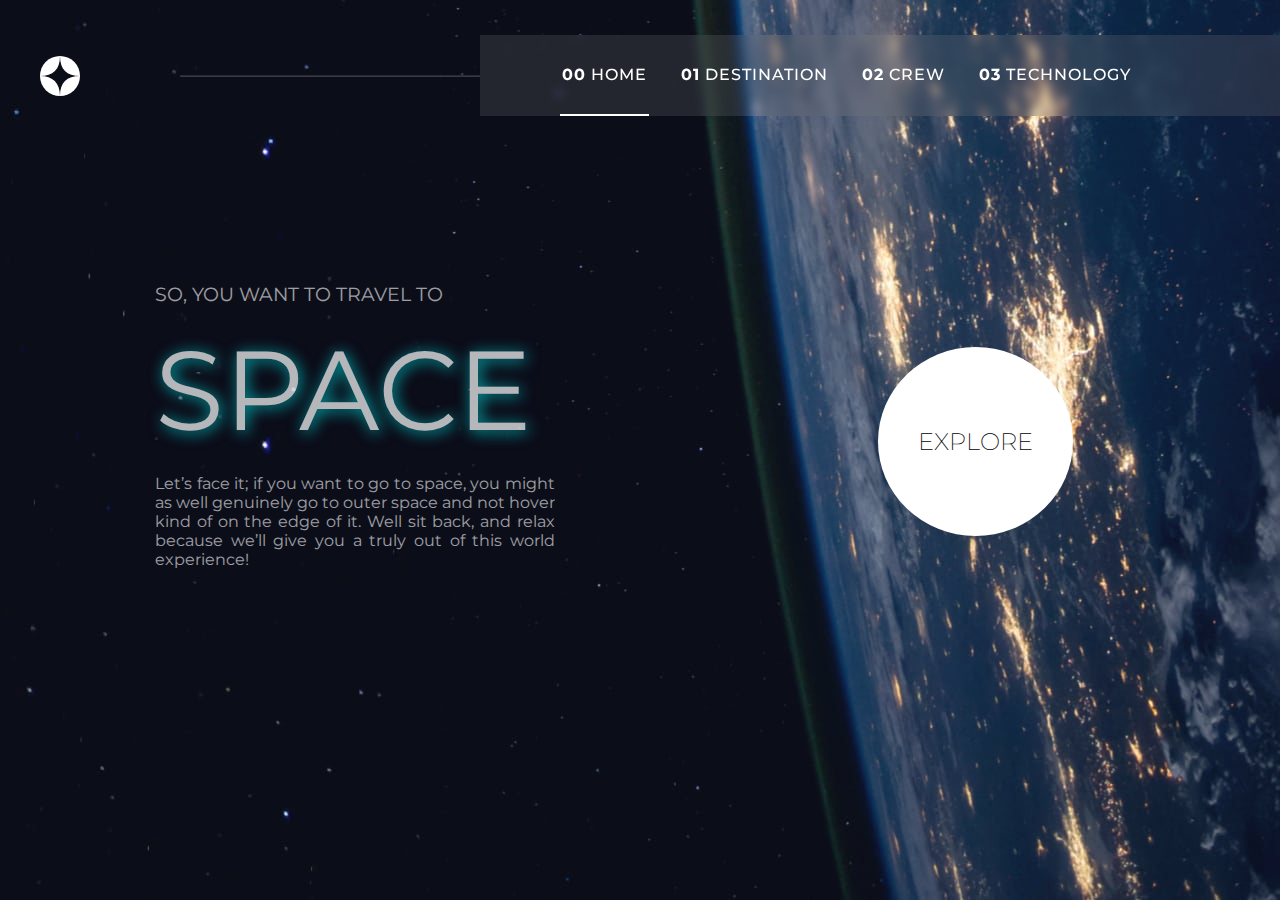
<file: index.html>
<!DOCTYPE html>
<html lang="en">
<head>
  <meta charset="UTF-8">
  <meta name="viewport" content="width=device-width, initial-scale=1.0">
  <link rel="stylesheet" href="styles/stylehome.css">

  <link rel="preconnect" href="https://fonts.googleapis.com">
  <link rel="preconnect" href="https://fonts.gstatic.com" crossorigin>
  <link href="https://fonts.googleapis.com/css2?family=Montserrat:ital,wght@0,100..900;1,100..900&display=swap" rel="stylesheet">

  <link rel="icon" type="image/png" sizes="32x32" href="assets/favicon-32x32.png">
  
  <title>Frontend Mentor | Space tourism website</title>

</head>
<body>
  <header>
    <div class="img-logo">
     <img clas="image-logo" src="assets/shared/logo.svg" height="40px" alt="">

    </div>
    <hr>
    <nav class="navegacao">
      <ul>
        <li><a class="border" href="#"><strong>00</strong> Home</a></li>
        <li><a href="destination-mars.html"><strong>01</strong> Destination</a></li>
        <li><a href="#"><strong>02</strong> Crew</a></li>
        <li><a href="#"><strong>03</strong> Technology</a></li>
      </ul>
    </nav>
  </header>
  <main>

    <section class="conteudo">
      <div class="container">

        <div class="left">
          <h3> So, you want to travel to</h3>
          <h1>Space</h1>
          <p> Let’s face it; if you want to go to space, you might as well genuinely go to 
            outer space and not hover kind of on the edge of it. Well sit back, and relax 
            because we’ll give you a truly out of this world experience!</p>
        </div>

        <div class="right">
          <div class="text">
            <h2>Explore</h2>
          </div>
          
        </div>
      </div>

    </section>

  </main>

</body>
</html>
</file>
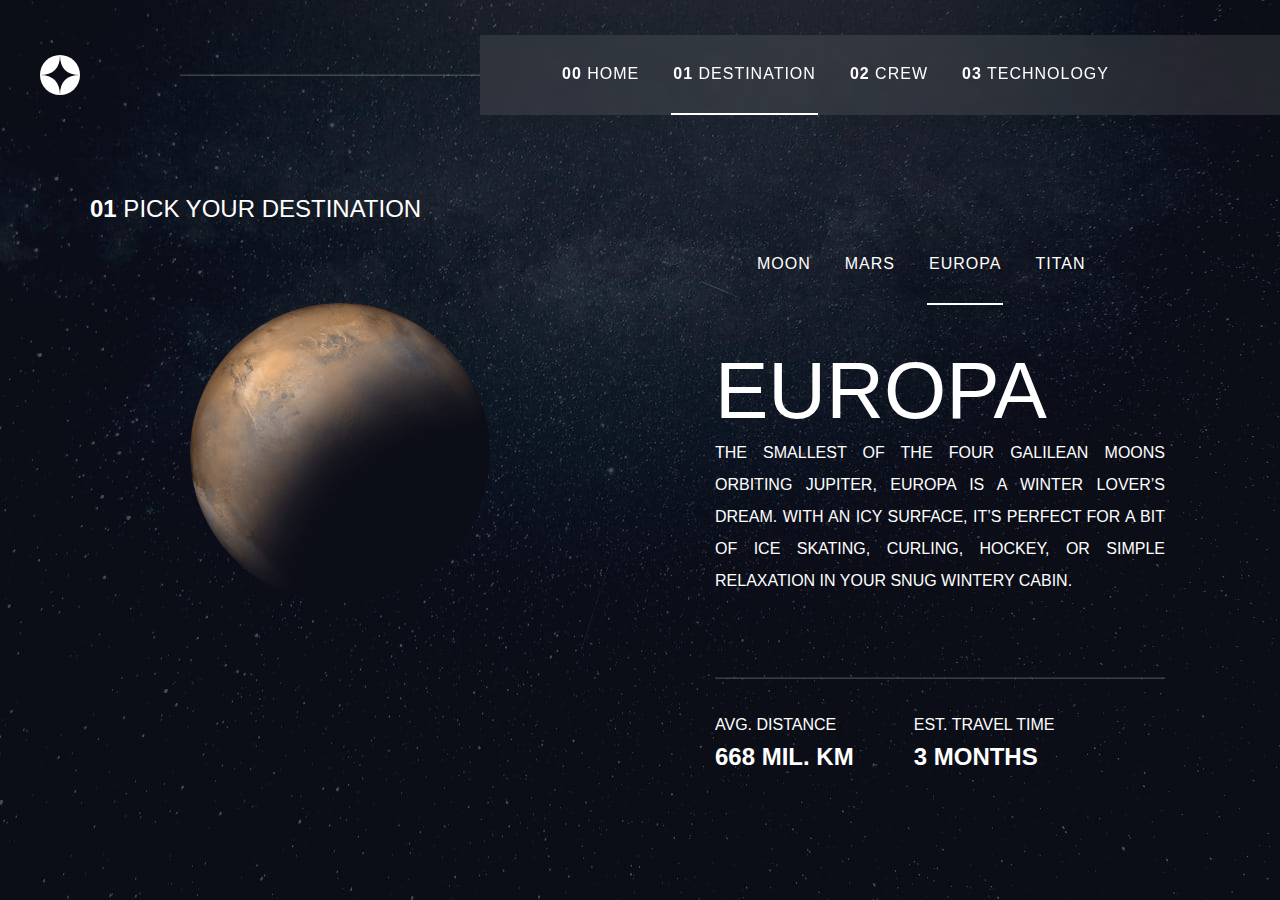
<file: destination-europa.html>
<!DOCTYPE html>
<html lang="en">
<head>
  <meta charset="UTF-8">
  <meta name="viewport" content="width=device-width, initial-scale=1.0">

  <link rel="icon" type="image/png" sizes="32x32" href="./assets/favicon-32x32.png">
  <link rel="stylesheet" href="styles/europa.css">
  
  <title>Frontend Mentor | Space tourism website</title>
</head>
<body>
  <header>
    <div class="img-logo">
      <img class="image-logo" src="assets/shared/logo.svg" height="40px" alt="Imagem de logo" />
    </div>
    <hr class="linha" />
    <nav class="navegacao">
      <ul>
        <li>
          <a href="index.html"><strong>00</strong> Home</a>
        </li>
        <li>
          <a class="border" href="#"><strong>01</strong> Destination</a>
        </li>
        <li>
          <a href="#"><strong>02</strong> Crew</a>
        </li>
        <li>
          <a href=""><strong>03</strong> Technology</a>
        </li>
      </ul>
    </nav>
  </header>

  <section class="content">
    <div class="conteudo">
      <div class="left">
        <h2><span>01</span> Pick your destination</h2>
        <img src="assets/destination/image-mars.png" width="300px" alt="" />
      </div>
      <div class="right">
        <div class="conteudo-right">
          <header>
            <nav class="cont-navegacao">
              <ul>
                <li><a href="#"> Moon</a></li>
                <li><a  href="destination-mars.html"> Mars</a></li>
                <li><a class="border" href="destination-europa.html"> Europa</a></li>
                <li><a href="#"> Titan</a></li>
              </ul>
            </nav>
          </header>
          <h1> Europa </h1>
          <p>
            The smallest of the four Galilean moons orbiting Jupiter, Europa is a 
            winter lover’s dream. With an icy surface, it’s perfect for a bit of 
            ice skating, curling, hockey, or simple relaxation in your snug 
            wintery cabin.
          </p>
          <hr class="sub-linha" />
          <div class="numbers">
            <div class="number">
              <p>Avg. distance</p>
              <h2>668 mil. km</h2>
            </div>
            <div class="number">
              <p>Est. travel time</p>
              <h2>3 months</h2>
            </div>
          </div>
        </div>
      </div>
    </div>
  </section>
</body>
</html>
</file>
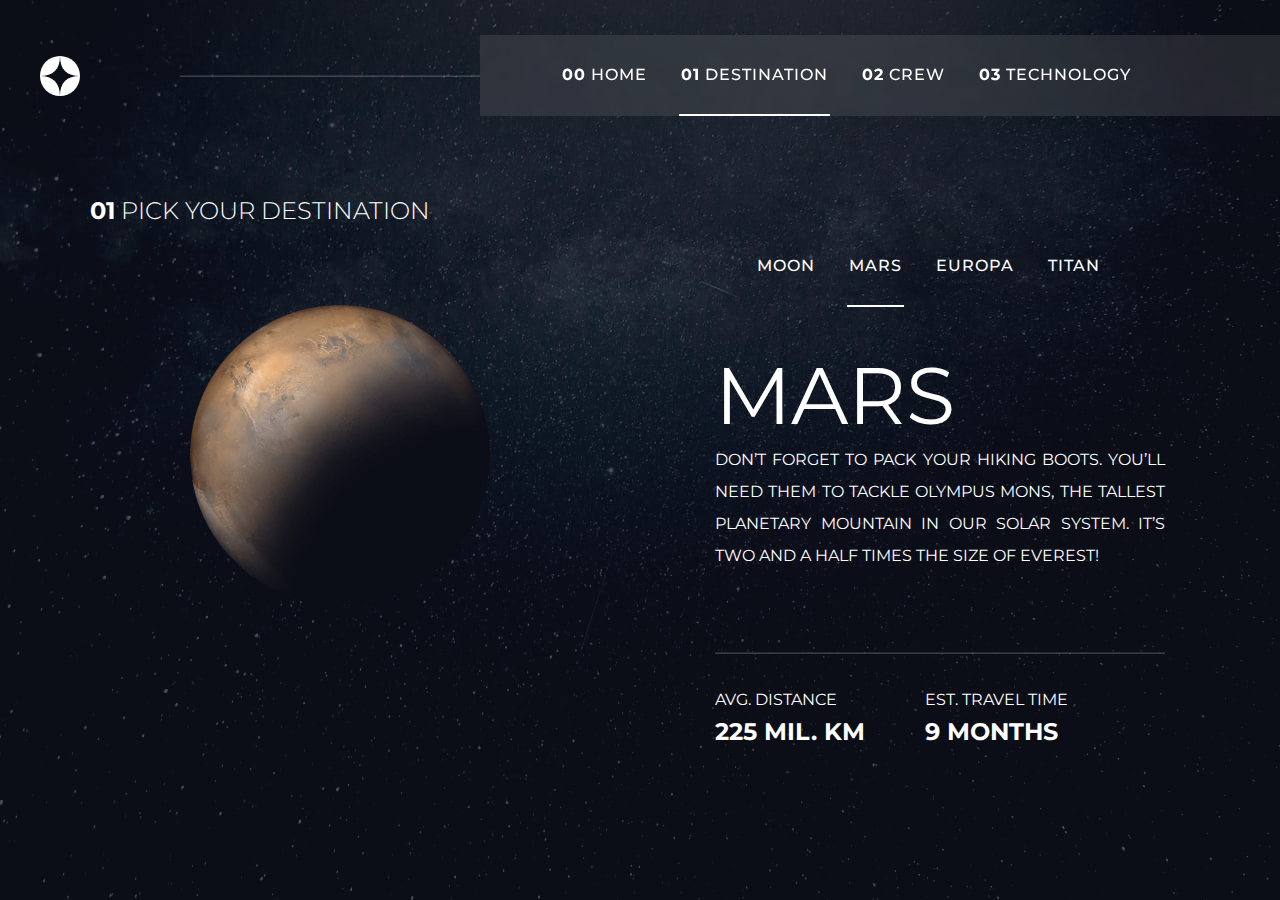
<file: destination-mars.html>
<!DOCTYPE html>
<html lang="en">
  <head>
    <meta charset="UTF-8" />
    <meta name="viewport" content="width=device-width, initial-scale=1.0" />

    <link rel="preconnect" href="https://fonts.googleapis.com" />
    <link rel="preconnect" href="https://fonts.gstatic.com" crossorigin />
    <link
      href="https://fonts.googleapis.com/css2?family=Montserrat:ital,wght@0,100..900;1,100..900&display=swap"
      rel="stylesheet"
    />

    <link rel="icon" type="image/png" sizes="32x32" href="./assets/favicon-32x32.png"/>
    <link rel="stylesheet" href="styles/destination.css" />

    <title>Frontend Mentor | Space tourism website</title>
  </head>
  <body>
    <header>
      <div class="img-logo">
        <img class="image-logo" src="assets/shared/logo.svg" height="40px" alt="" />
      </div>
      <hr class="linha" />
      <nav class="navegacao">
        <ul>
          <li>
            <a href="index.html"><strong>00</strong> Home</a>
          </li>
          <li>
            <a class="border" href="#"><strong>01</strong> Destination</a>
          </li>
          <li>
            <a href="#"><strong>02</strong> Crew</a>
          </li>
          <li>
            <a href=""><strong>03</strong> Technology</a>
          </li>
        </ul>
      </nav>
    </header>

    <section class="content">
      <div class="conteudo">
        <div class="left">
          <h2><span>01</span> Pick your destination</h2>
          <img src="assets/destination/image-mars.png" width="300px" alt="" />
        </div>
        <div class="right">
          <div class="conteudo-right">
            <header>
              <nav class="cont-navegacao">
                <ul>
                  <li><a href="#"> Moon</a></li>
                  <li><a class="border" href="#"> Mars</a></li>
                  <li><a href="#"> Europa</a></li>
                  <li><a href="#"> Titan</a></li>
                </ul>
              </nav>
            </header>
            <h1>Mars</h1>
            <p>
              Don’t forget to pack your hiking boots. You’ll need them to tackle
              Olympus Mons, the tallest planetary mountain in our solar system.
              It’s two and a half times the size of Everest!
            </p>
            <hr class="sub-linha" />
            <div class="numbers">
              <div class="number">
                <p>Avg. distance</p>
                <h2>225 mil. km</h2>
              </div>
              <div class="number">
                <p>Est. travel time</p>
                <h2>9 months</h2>
              </div>
            </div>
          </div>
        </div>
      </div>
    </section>
  </body>
</html>
</file>
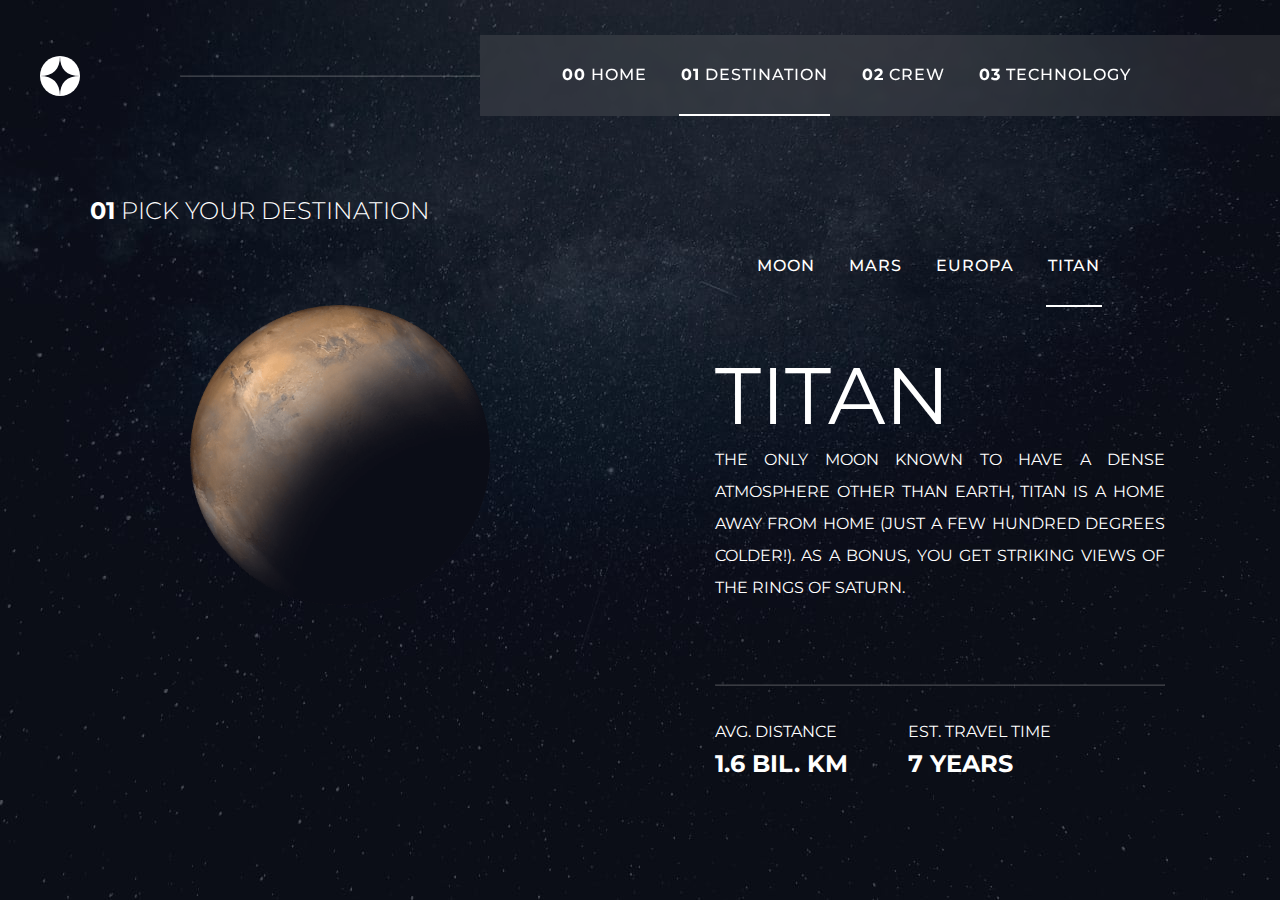
<file: destination-titan.html>
<!DOCTYPE html>
<html lang="en">
<head>
  <meta charset="UTF-8">
  <meta name="viewport" content="width=device-width, initial-scale=1.0">

  <link rel="icon" type="image/png" sizes="32x32" href="./assets/favicon-32x32.png">
  
  <title>Frontend Mentor | Space tourism website</title>
</head>
<body>
  <!DOCTYPE html>
<html lang="en">
  <head>
    <meta charset="UTF-8" />
    <meta name="viewport" content="width=device-width, initial-scale=1.0" />

    <link rel="preconnect" href="https://fonts.googleapis.com" />
    <link rel="preconnect" href="https://fonts.gstatic.com" crossorigin />
    <link
      href="https://fonts.googleapis.com/css2?family=Montserrat:ital,wght@0,100..900;1,100..900&display=swap"
      rel="stylesheet"
    />

    <link rel="icon" type="image/png" sizes="32x32" href="./assets/favicon-32x32.png"/>
    <link rel="stylesheet" href="styles/destination.css" />

    <title>Frontend Mentor | Space tourism website</title>
  </head>
  <body>
    <header>
      <div class="img-logo">
        <img class="image-logo" src="assets/shared/logo.svg" height="40px" alt="Imagem de logo" />
      </div>
      <hr class="linha" />
      <nav class="navegacao">
        <ul>
          <li>
            <a href="index.html"><strong>00</strong> Home</a>
          </li>
          <li>
            <a class="border" href="#"><strong>01</strong> Destination</a>
          </li>
          <li>
            <a href="#"><strong>02</strong> Crew</a>
          </li>
          <li>
            <a href="#"><strong>03</strong> Technology</a>
          </li>
        </ul>
      </nav>
    </header>

    <section class="content">
      <div class="conteudo">
        <div class="left">
          <h2><span>01</span> Pick your destination</h2>
          <img src="assets/destination/image-mars.png" width="300px" alt="" />
        </div>
        <div class="right">
          <div class="conteudo-right">
            <header>
              <nav class="cont-navegacao">
                <ul>
                  <li><a href="#"> Moon</a></li>
                  <li><a  href="destination-mars.html"> Mars</a></li>
                  <li><a href="destination-europa.html"> Europa</a></li>
                  <li><a class="border"href="#"> Titan</a></li>
                </ul>
              </nav>
            </header>
            <h1>Titan</h1>
            <p>
              The only moon known to have a dense atmosphere other than Earth, Titan 
              is a home away from home (just a few hundred degrees colder!). As a 
              bonus, you get striking views of the Rings of Saturn.
            </p>
            <hr class="sub-linha" />
            <div class="numbers">
              <div class="number">
                <p>Avg. distance</p>
                <h2>1.6 bil. km</h2>
              </div>
              <div class="number">
                <p>Est. travel time</p>
                <h2>7 years</h2>
              </div>
            </div>
          </div>
        </div>
      </div>
    </section>
  </body>
</html>
</body>
</html>
</file>
<file: styles/stylehome.css>
* {
  margin: 0;
  padding: 0;
  box-sizing: border-box;
}
:root {
  --color1: #fff;
  --font: "Montserrat", sans-serif;
}

body {
  width: 100%;
  height: 100vh;
  padding: 20px 0;
  background-image: url(../assets/home/background-home-desktop.jpg);
  background-position: center center;
  background-repeat: no-repeat;
  background-size: cover;
}

header {
  display: flex;
  justify-content: space-between;
  align-items: center;
  padding: 15px 0;
  margin-left: 40px;
}

hr {
  /* position: absolute; */
  z-index: 1;
  margin-left: 100px;
  width:600px;
  opacity: 0.2;
}

.img-logo {
  display: flex;
}
.navegacao {
  backdrop-filter: blur(5px);
}

.navegacao ul {
  display: flex;
  gap: 30px;
}

.navegacao ul li {
  list-style: none;
  text-transform: uppercase;
}

.navegacao ul {
  background-color: rgba(124, 124, 124, 0.226);
  width: 800px;
  padding-inline: 80px;
}

.navegacao ul li a {
  display:block;
  text-decoration: none;
  color: var(--color1);
  letter-spacing: 1px;
  font-family: "Montserrat", sans-serif;
  font-weight: 500;
  padding: 30px 2px;
}
.border{
    border-bottom: 2px solid white;
}

.navegacao ul li a:hover {
  color: aqua;
  opacity: 0.8;
  transition: 1.2s;
}
span {
  font-weight: bold;
  font-family: var(--font);
}

.conteudo {
  padding: 25px;
}

.container {
  display: flex;
}

.left {
  display: flex;
  flex-direction: column;
  justify-content: center;
  /* align-items: center; */
  width: 700px;
  padding: 30px;
  margin-left: 100px;
}

.left h3 {
  color: rgb(255, 255, 255);
  margin-top: 6rem;

  font-size: 1.2rem;
  font-family: var(--font);
  text-transform: uppercase;
  font-weight: 400;
  opacity: 0.6;
}

.left h1 {
  font-size: 7rem;
  color: rgb(255, 255, 255);
  opacity: 0.7;
  text-transform: uppercase;
  margin-top: 1rem;

  font-family: var(--font);
  font-weight: 400;
  text-shadow: 2px 2px 15px aqua;
 
  
}

.left p {
  color: var(--color1);
  font-family: var(--font);
  margin-top: 1rem;
  width: 400px;
  text-align: justify;
  opacity: 0.6;
}

.right {
  width: 700px;
  display: flex;
  justify-content: center;
  align-items: center;
}

.text {
  margin-top: 8rem;
  background-color: var(--color1);
  padding: 80px 40px;
  border-radius: 50%;

  animation: pular 2s ease infinite;
}

.text h2 {
  font-family: var(--font);
  text-transform: uppercase;
  font-weight: 200;
}

@keyframes pular{

25%{
    margin-top:50px ;
}
}
</file>
<file: styles/europa.css>
* {
    margin: 0;
    padding: 0;
    box-sizing: border-box;
  }
  :root {
    --color1: #fff;
    --font: "Montserrat", sans-serif;
  }
  
  body {
    width: 100%;
    height: 100vh;
    padding: 20px 0;
    background-image: url(../assets/destination/background-destination-desktop.jpg);
    background-position: center center;
    background-repeat: no-repeat;
    background-size: cover;
  }
  
  header {
    
    display: flex;
    justify-content: space-between;
    align-items: center;
    padding: 15px 0;
    margin-left: 40px;
  }
  
  hr {
    z-index: 1;
    margin-left: 100px;
    width:600px;
    opacity: 0.2;
  }
  
  .img-logo {
    display: flex;
  }
  .navegacao {
    backdrop-filter: blur(5px);
  }
  
  .navegacao ul {
    display: flex;
    gap: 30px;
  }
  
  .navegacao ul li {
    list-style: none;
    text-transform: uppercase;
  }
  
  .navegacao ul {
    background-color: rgba(124, 124, 124, 0.226);
    width: 800px;
    padding-inline: 80px;
  }
  
  .navegacao ul li a {
    display:block;
    text-decoration: none;
    color: var(--color1);
    letter-spacing: 1px;
    font-family: "Montserrat", sans-serif;
    font-weight: 500;
    padding: 30px 2px;
  }
  .border{
      border-bottom: 2px solid white;
  }
  
  .navegacao ul li a:hover {
    color: aqua;
    opacity: 0.8;
    transition: 1.2s;
  }
  span {
    font-weight: bold;
    font-family: var(--font);
  }
  
  /* Conteudo */
  
  .conteudo{
    display: flex;
    justify-content: center;
    padding: 30px;
    
  }
  
  .left{
    width: 600px;
  }
  
  .left h2{
    color: var(--color1);
    font-family: var(--font);
    text-transform: uppercase;
    font-weight: 300;
    margin-top: 35px;
  }
  
  .left img{
    margin-top:80px ;
    margin-left: 100px;
  }
  
  .right{
    width: 500px;
  }
  
  .cont-navegacao ul {
    display: flex;
    gap: 30px;
  }
  
  .cont-navegacao ul li {
    list-style: none;
    text-transform: uppercase;
  }
  
  .cont-navegacao ul li a {
    display:block;
    text-decoration: none;
    color: var(--color1);
    letter-spacing: 1px;
    font-family: "Montserrat", sans-serif;
    font-weight: 500;
    padding: 30px 2px;
  }
  
  .conteudo-right{
  margin-top: 25px;
  padding: 25px;
  }
  
  .conteudo-right h1{
    font-size: 5rem;
    font-weight: 400;
    font-family: var(--font);
    color: var(--color1);
    text-transform: uppercase;
    margin-top: 25px;
    
  }
  
  .conteudo-right p {
    font-family: var(--font);
    font-size: 1rem;
    color: var(--color1);
    text-align: justify;
  }
  
  .sub-linha{
    margin-top: 80px;
    margin-left: 0;
    width:450px;
    margin-bottom: 30px;
  }
  
  .numbers{
    display: flex;
    gap:60px;
  }
  
  .number,p{
    color: var(--color1);
    font-family: var(--font);
    line-height: 2rem;
    text-transform: uppercase;
  }
</file>
<file: styles/destination.css>
* {
  margin: 0;
  padding: 0;
  box-sizing: border-box;
}
:root {
  --color1: #fff;
  --font: "Montserrat", sans-serif;
}

body {
  width: 100%;
  height: 100vh;
  padding: 20px 0;
  background-image: url(../assets/destination/background-destination-desktop.jpg);
  background-position: center center;
  background-repeat: no-repeat;
  background-size: cover;
}

header {
  
  display: flex;
  justify-content: space-between;
  align-items: center;
  padding: 15px 0;
  margin-left: 40px;
}

hr {
  z-index: 1;
  margin-left: 100px;
  width:600px;
  opacity: 0.2;
}

.img-logo {
  display: flex;
}
.navegacao {
  backdrop-filter: blur(5px);
}

.navegacao ul {
  display: flex;
  gap: 30px;
}

.navegacao ul li {
  list-style: none;
  text-transform: uppercase;
}

.navegacao ul {
  background-color: rgba(124, 124, 124, 0.226);
  width: 800px;
  padding-inline: 80px;
}

.navegacao ul li a {
  display:block;
  text-decoration: none;
  color: var(--color1);
  letter-spacing: 1px;
  font-family: "Montserrat", sans-serif;
  font-weight: 500;
  padding: 30px 2px;
}
.border{
    border-bottom: 2px solid white;
}

.navegacao ul li a:hover {
  color: aqua;
  opacity: 0.8;
  transition: 1.2s;
}
span {
  font-weight: bold;
  font-family: var(--font);
}

/* Conteudo */

.conteudo{
  display: flex;
  justify-content: center;
  padding: 30px;
  
}

.left{
  width: 600px;
}

.left h2{
  color: var(--color1);
  font-family: var(--font);
  text-transform: uppercase;
  font-weight: 300;
  margin-top: 35px;
}

.left img{
  margin-top:80px ;
  margin-left: 100px;
}

.right{
  width: 500px;
}

.cont-navegacao ul {
  display: flex;
  gap: 30px;
}

.cont-navegacao ul li {
  list-style: none;
  text-transform: uppercase;
}

.cont-navegacao ul li a {
  display:block;
  text-decoration: none;
  color: var(--color1);
  letter-spacing: 1px;
  font-family: "Montserrat", sans-serif;
  font-weight: 500;
  padding: 30px 2px;
}

.conteudo-right{
margin-top: 25px;
padding: 25px;
}

.conteudo-right h1{
  font-size: 5rem;
  font-weight: 400;
  font-family: var(--font);
  color: var(--color1);
  text-transform: uppercase;
  margin-top: 25px;
  
}

.conteudo-right p {
  font-family: var(--font);
  font-size: 1rem;
  color: var(--color1);
  text-align: justify;
}

.sub-linha{
  margin-top: 80px;
  margin-left: 0;
  width:450px;
  margin-bottom: 30px;
}

.numbers{
  display: flex;
  gap:60px;
}

.number,p{
  color: var(--color1);
  font-family: var(--font);
  line-height: 2rem;
  text-transform: uppercase;
}
</file>
